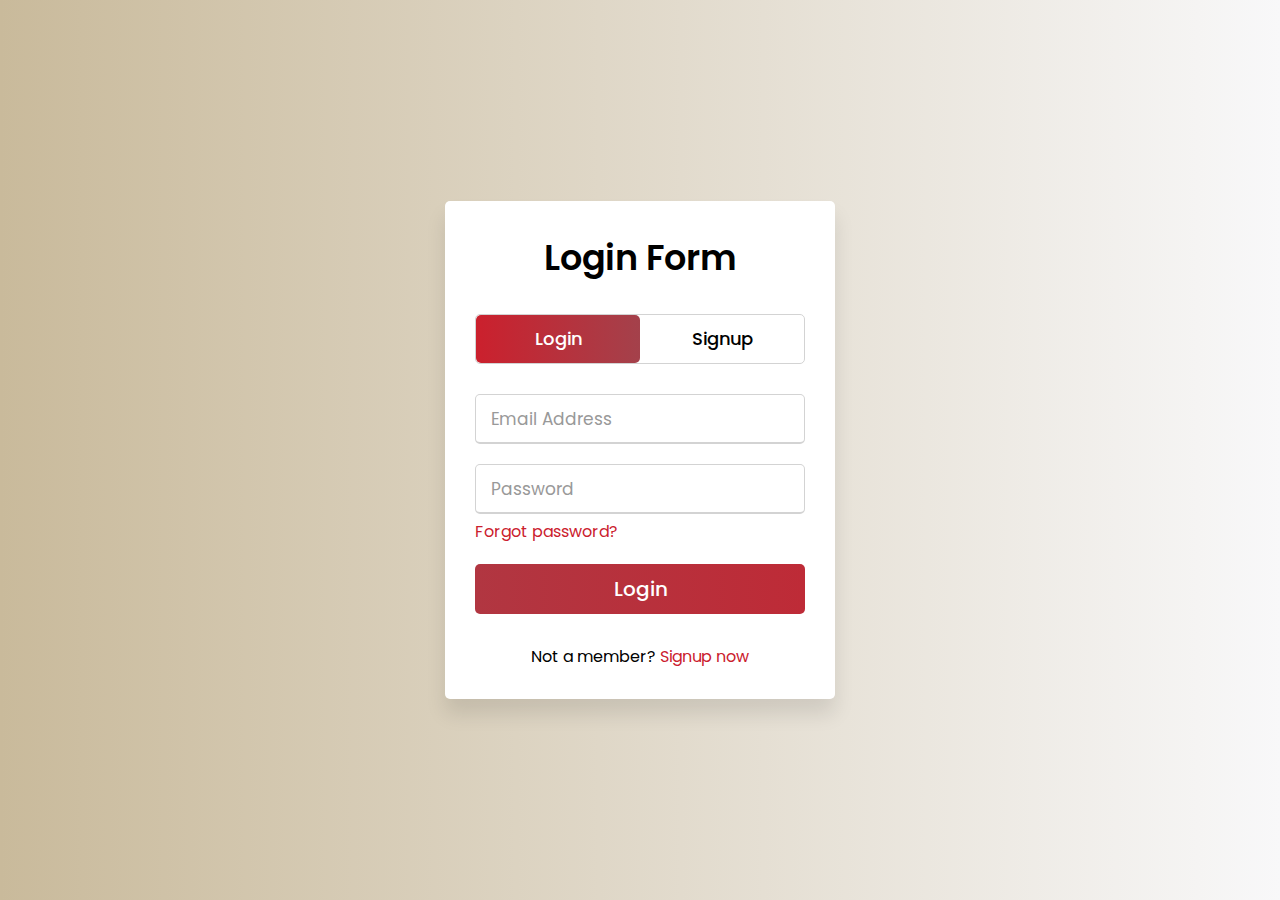
<file: login.html>
<!DOCTYPE html>
<!-- Created By CodingNepal -->
<html lang="en" dir="ltr">

<head>
    <meta charset="utf-8">
    <title>Login and Registration Form in HTML | CodingNepal</title>
    <link rel="stylesheet" href="login.css">
    <meta name="viewport" content="width=device-width, initial-scale=1.0">
</head>

<body>
    <div class="wrapper">
        <div class="title-text">
            <div class="title login">
                Login Form
            </div>
            <div class="title signup">
                Signup Form
            </div>
        </div>
        <div class="form-container">
            <div class="slide-controls">
                <input type="radio" name="slide" id="login" checked>
                <input type="radio" name="slide" id="signup">
                <label for="login" class="slide login">Login</label>
                <label for="signup" class="slide signup">Signup</label>
                <div class="slider-tab"></div>
            </div>
            <div class="form-inner">
                <form action="#" class="login" id="login">
                    <div class="field">
                        <input type="text" placeholder="Email Address" required>
                    </div>
                    <div class="field">
                        <input type="password" placeholder="Password" required>
                    </div>
                    <div class="pass-link">
                        <a href="#">Forgot password?</a>
                    </div>
                    <div class="field btn">
                        <div class="btn-layer"></div>
                        <input type="submit" value="Login">
                    </div>
                    <div class="signup-link">
                        Not a member? <a href="">Signup now</a>
                    </div>
                </form>
                <form action="#" class="signup" id="signup">
                    <div class="field">
                        <input type="text" placeholder="Email Address" required>
                    </div>
                    <div class="field">
                        <input type="password" placeholder="Password" required>
                    </div>
                    <div class="field">
                        <input type="password" placeholder="Confirm password" required>
                    </div>
                    <div class="field btn">
                        <div class="btn-layer"></div>
                        <input type="submit" value="Signup">
                    </div>
                </form>
            </div>
        </div>
    </div>
    <script>
        const loginText = document.querySelector(".title-text .login");
        const loginForm = document.querySelector("form.login");
        const loginBtn = document.querySelector("label.login");
        const signupBtn = document.querySelector("label.signup");
        const signupLink = document.querySelector("form .signup-link a");
        signupBtn.onclick = (() => {
            loginForm.style.marginLeft = "-50%";
            loginText.style.marginLeft = "-50%";
        });
        loginBtn.onclick = (() => {
            loginForm.style.marginLeft = "0%";
            loginText.style.marginLeft = "0%";
        });
        signupLink.onclick = (() => {
            signupBtn.click();
            return false;
        });
    </script>
</body>

</html>
</file>
<file: login.css>
@import url('https://fonts.googleapis.com/css?family=Poppins:400,500,600,700&display=swap');

* {
    margin: 0;
    padding: 0;
    box-sizing: border-box;
    font-family: 'Poppins', sans-serif;
}

html,
body {
    display: grid;
    height: 100%;
    width: 100%;
    place-items: center;
    background: -webkit-linear-gradient(left, #c9ba9b, #f8f8f9);
    /* background-image: url(.\images\logo.png); */
}

::selection {
    background: #cb202d;
    color: #fff;
}

.wrapper {
    overflow: hidden;
    max-width: 390px;
    background: #fff;
    padding: 30px;
    border-radius: 5px;
    box-shadow: 0px 15px 20px rgba(0, 0, 0, 0.1);
}

.wrapper .title-text {
    display: flex;
    width: 200%;
}

.wrapper .title {
    width: 50%;
    font-size: 35px;
    font-weight: 600;
    text-align: center;
    transition: all 0.6s cubic-bezier(0.68, -0.55, 0.265, 1.55);
}

.wrapper .slide-controls {
    position: relative;
    display: flex;
    height: 50px;
    width: 100%;
    overflow: hidden;
    margin: 30px 0 10px 0;
    justify-content: space-between;
    border: 1px solid lightgrey;
    border-radius: 5px;
}

.slide-controls .slide {
    height: 100%;
    width: 100%;
    color: #fff;
    font-size: 18px;
    font-weight: 500;
    text-align: center;
    line-height: 48px;
    cursor: pointer;
    z-index: 1;
    transition: all 0.6s ease;
}

.slide-controls label.signup {
    color: #000;
}

.slide-controls .slider-tab {
    position: absolute;
    height: 100%;
    width: 50%;
    left: 0;
    z-index: 0;
    border-radius: 5px;
    background: -webkit-linear-gradient(left, #cb202d, #a4414b);
    transition: all 0.6s cubic-bezier(0.68, -0.55, 0.265, 1.55);
}

input[type="radio"] {
    display: none;
}

#signup:checked~.slider-tab {
    left: 50%;
}

#signup:checked~label.signup {
    color: #fff;
    cursor: default;
    user-select: none;
}

#signup:checked~label.login {
    color: #000;
}

#login:checked~label.signup {
    color: #000;
}

#login:checked~label.login {
    cursor: default;
    user-select: none;
}

.wrapper .form-container {
    width: 100%;
    overflow: hidden;
}

.form-container .form-inner {
    display: flex;
    width: 200%;
}

.form-container .form-inner form {
    width: 50%;
    transition: all 0.6s cubic-bezier(0.68, -0.55, 0.265, 1.55);
}

.form-inner form .field {
    height: 50px;
    width: 100%;
    margin-top: 20px;
}

.form-inner form .field input {
    height: 100%;
    width: 100%;
    outline: none;
    padding-left: 15px;
    border-radius: 5px;
    border: 1px solid lightgrey;
    border-bottom-width: 2px;
    font-size: 17px;
    transition: all 0.3s ease;
}

.form-inner form .field input:focus {
    border-color: #cb202d, #a4414b;
    /* box-shadow: inset 0 0 3px #fb6aae; */
}

.form-inner form .field input::placeholder {
    color: #999;
    transition: all 0.3s ease;
}

form .field input:focus::placeholder {
    color: #b3b3b3;
}

.form-inner form .pass-link {
    margin-top: 5px;
}

.form-inner form .signup-link {
    text-align: center;
    margin-top: 30px;
}

.form-inner form .pass-link a,
.form-inner form .signup-link a {
    color: #cb202d;
    text-decoration: none;
}

.form-inner form .pass-link a:hover,
.form-inner form .signup-link a:hover {
    text-decoration: underline;
}

form .btn {
    height: 50px;
    width: 100%;
    border-radius: 5px;
    position: relative;
    overflow: hidden;
}

form .btn .btn-layer {
    height: 100%;
    width: 300%;
    position: absolute;
    left: -100%;
    background: -webkit-linear-gradient(right, #cb202d, #a4414b);
    border-radius: 5px;
    transition: all 0.4s ease;
    ;
}

form .btn:hover .btn-layer {
    left: 0;
}

form .btn input[type="submit"] {
    height: 100%;
    width: 100%;
    z-index: 1;
    position: relative;
    background: none;
    border: none;
    color: #fff;
    padding-left: 0;
    border-radius: 5px;
    font-size: 20px;
    font-weight: 500;
    cursor: pointer;
}
</file>
